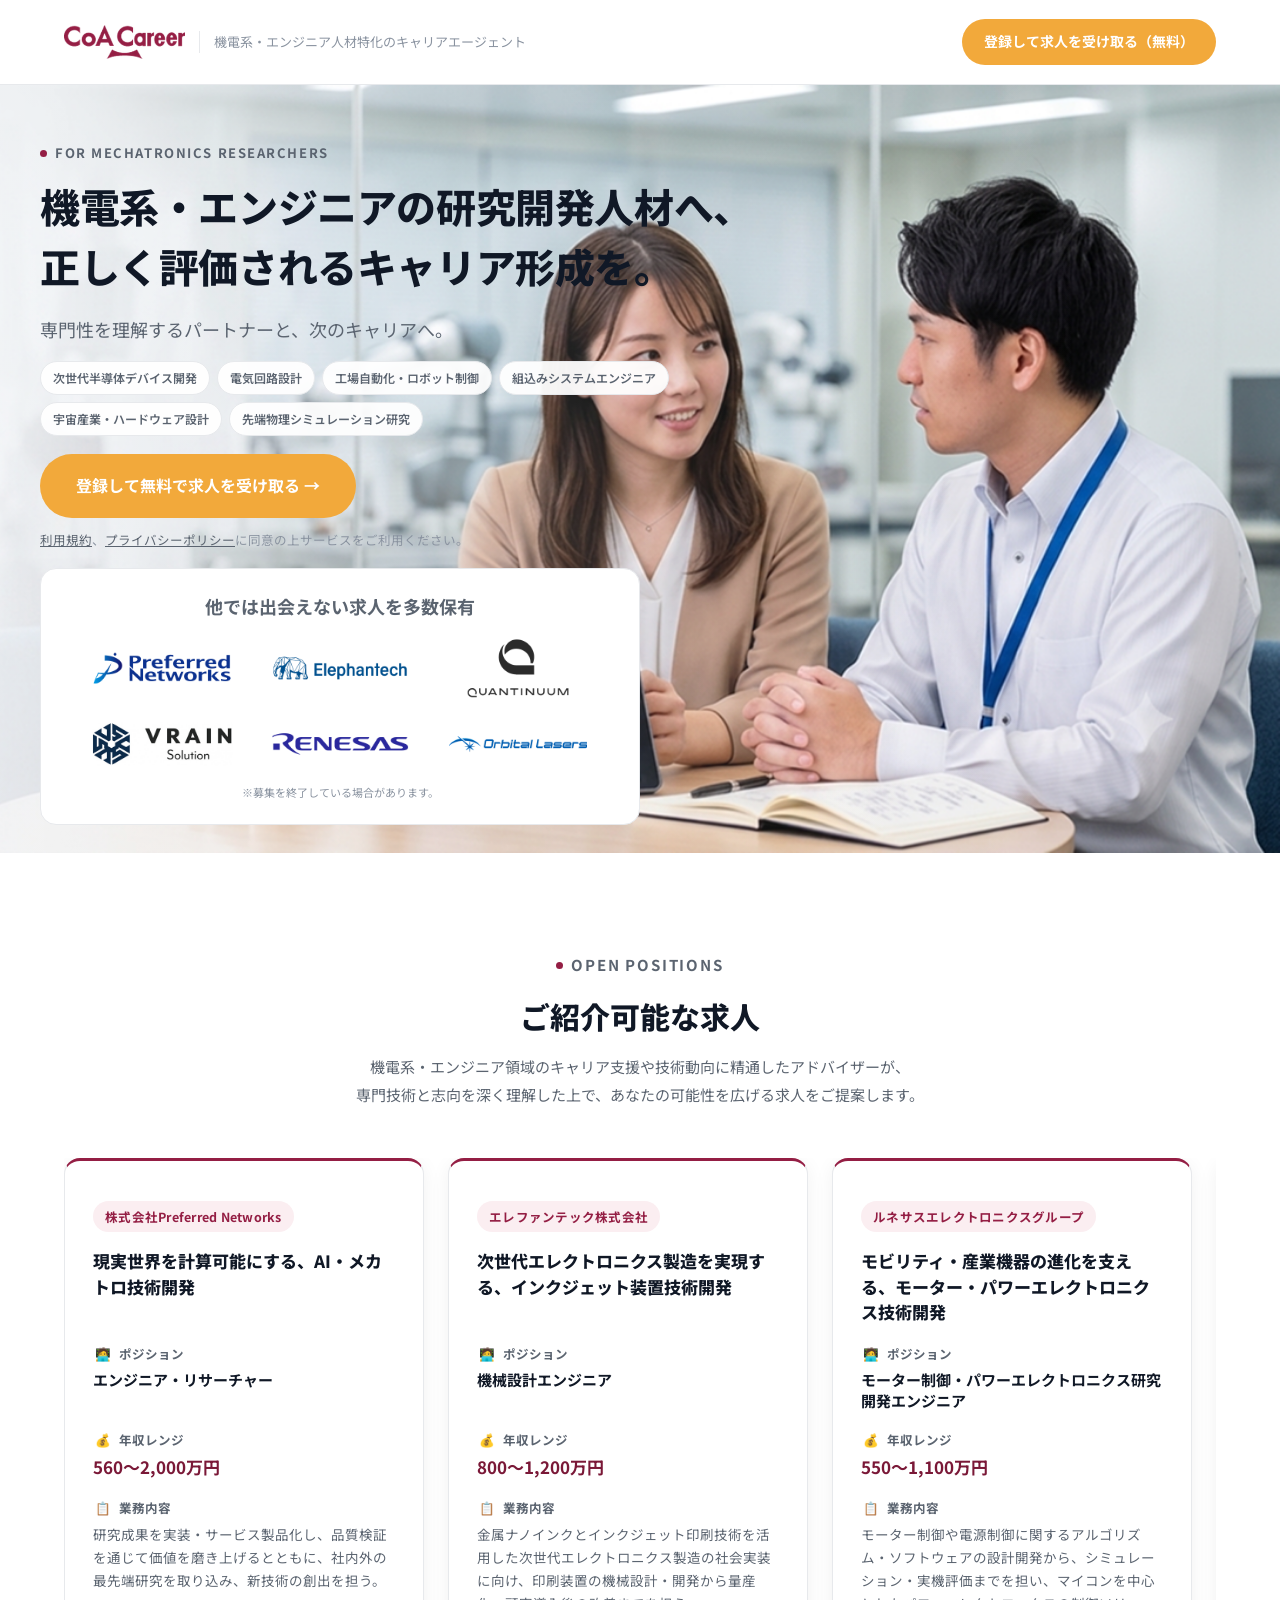
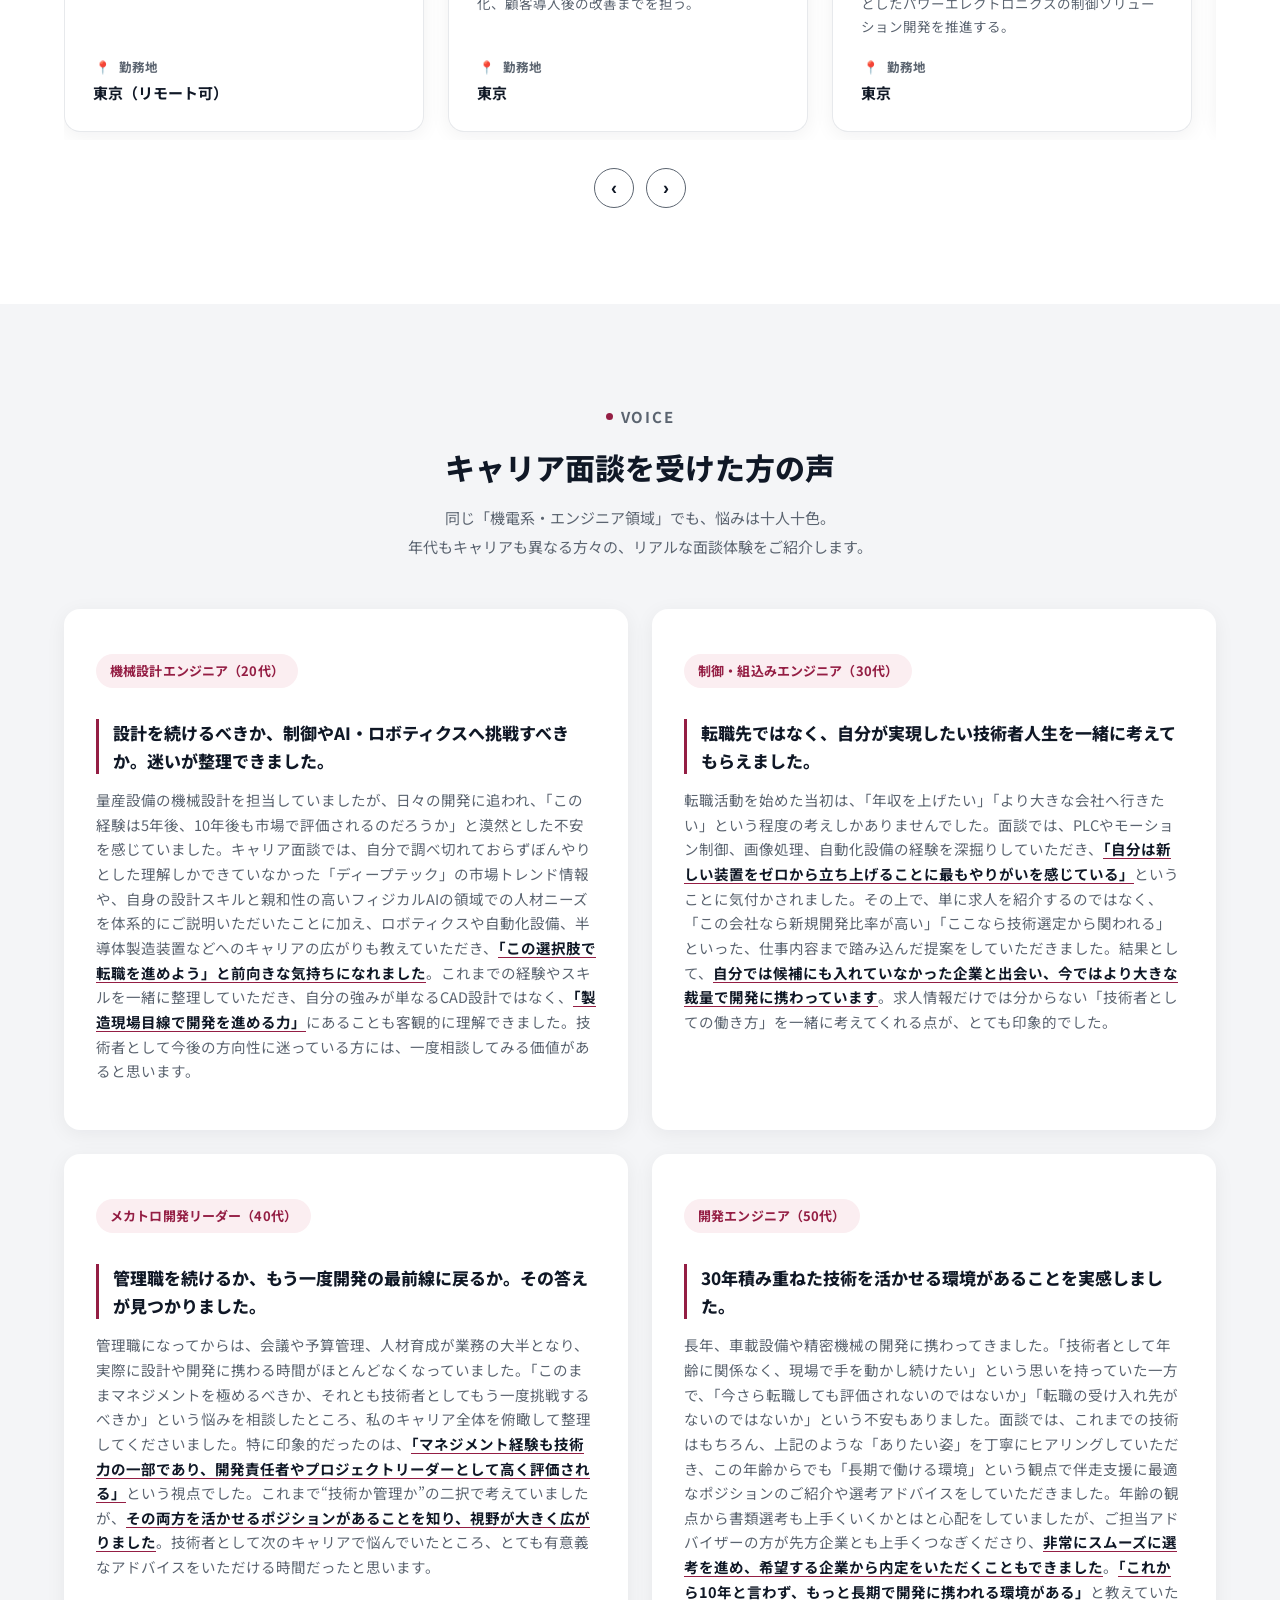
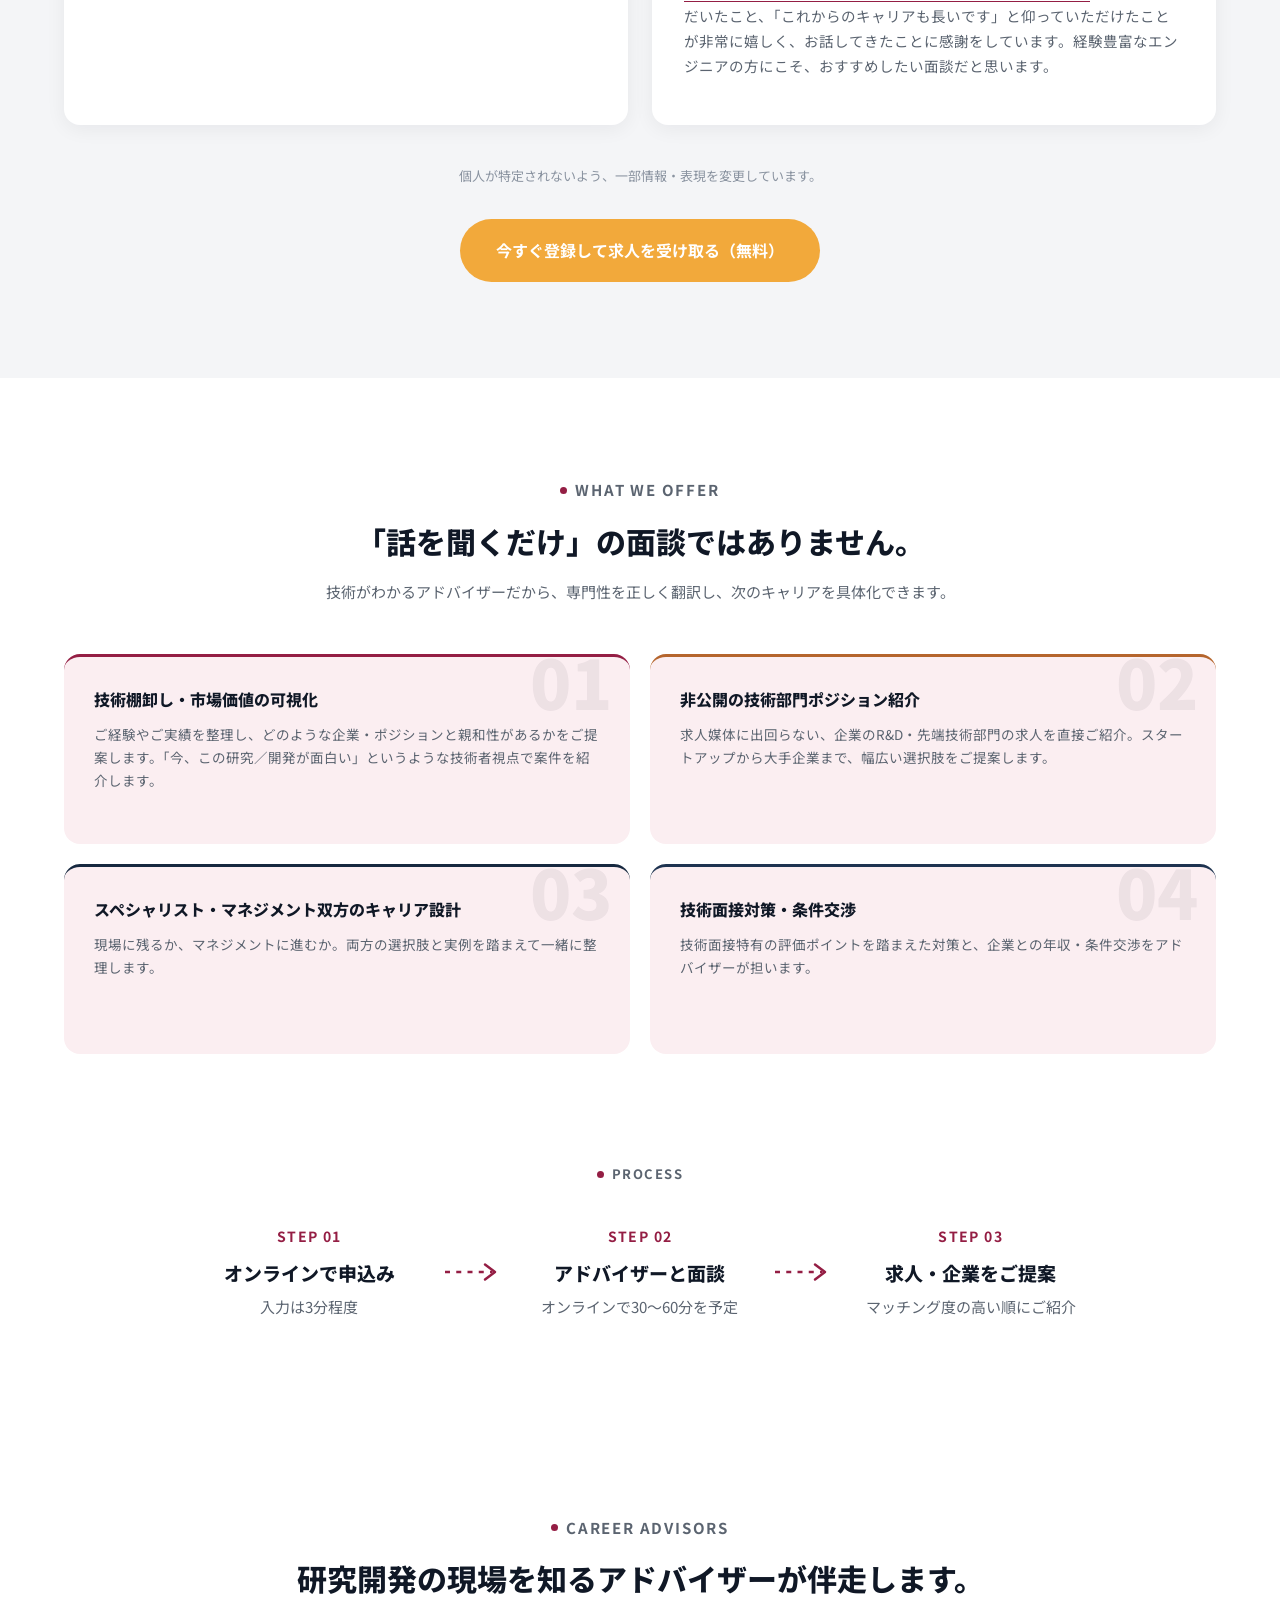
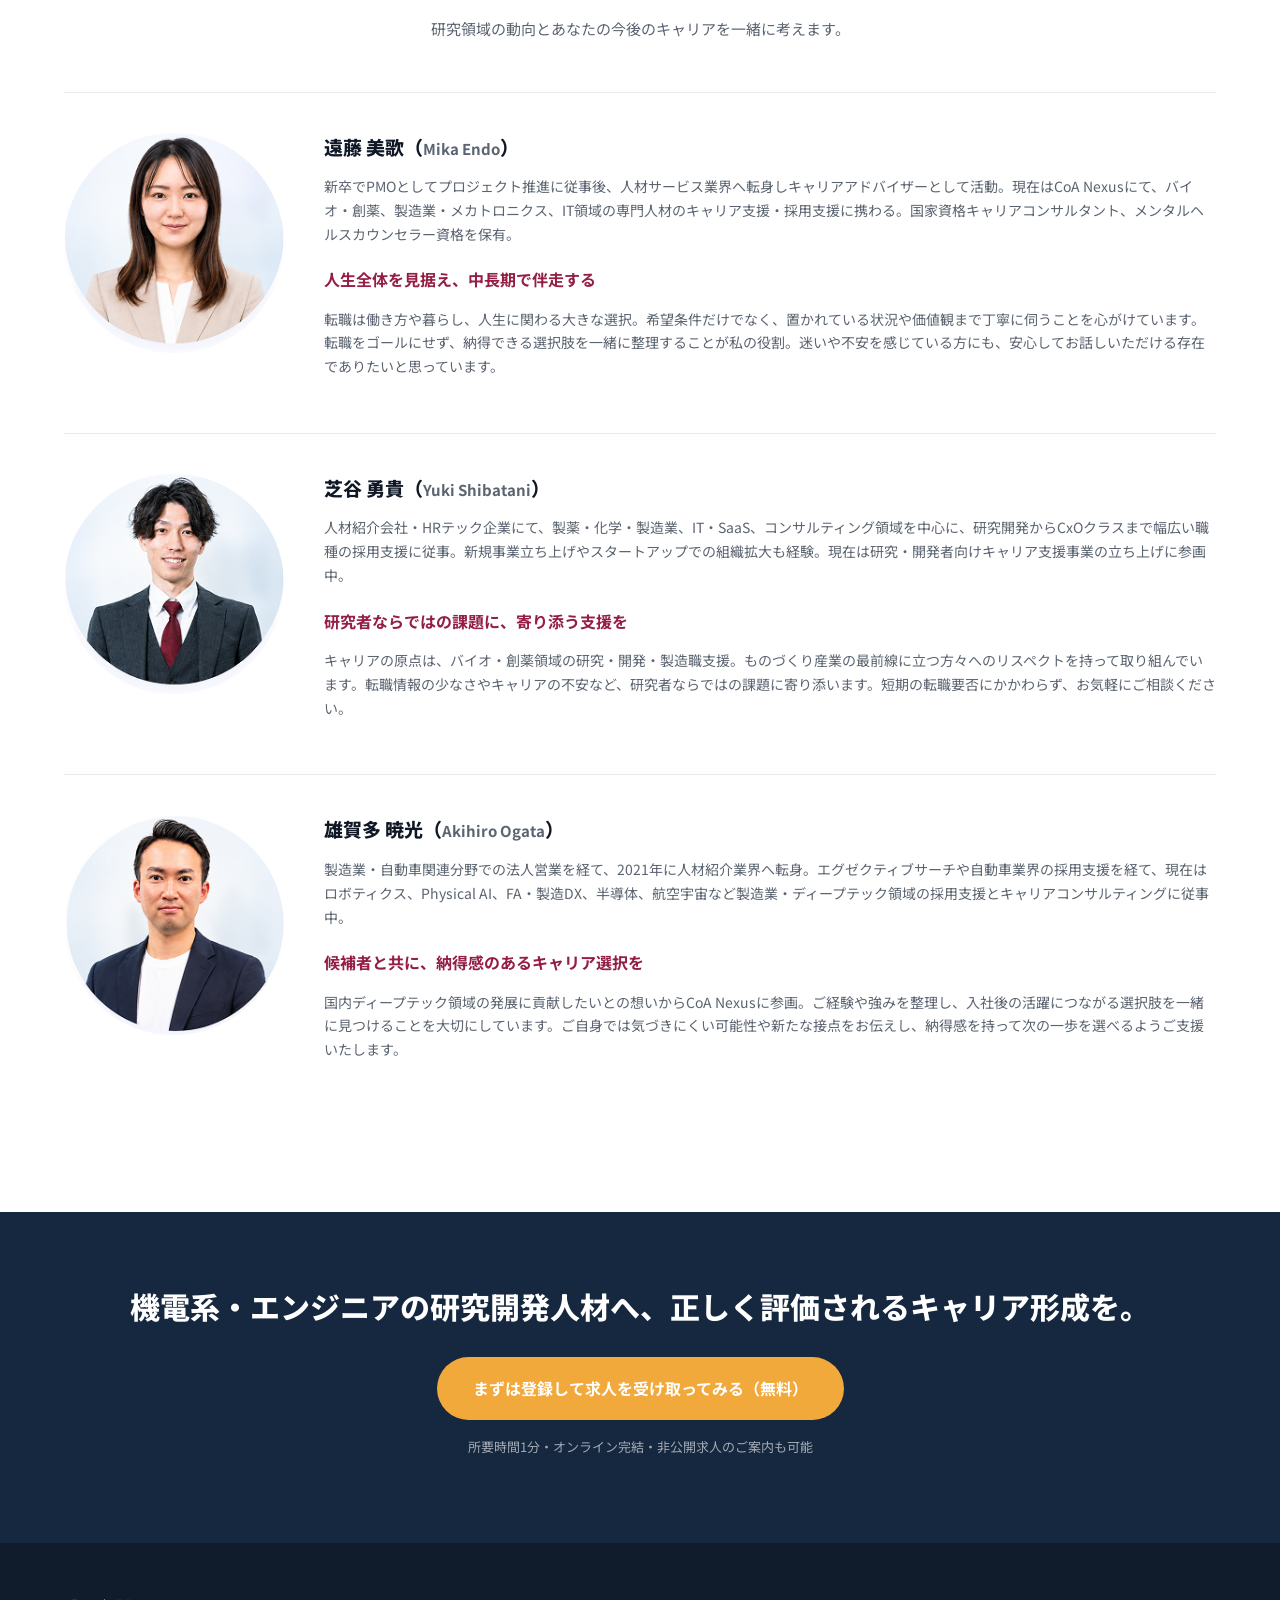
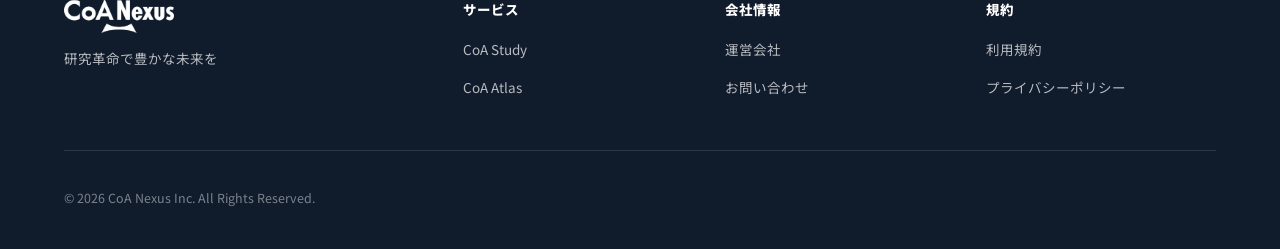
<file: index.html>
<!DOCTYPE html>
<html lang="ja">
<head>
<meta charset="UTF-8">
<meta name="viewport" content="width=device-width, initial-scale=1.0">
<title>CoA Career｜機電系・エンジニア人材特化のキャリアエージェント</title>
<meta name="description" content="機電系・エンジニアの研究開発人材へ、正しく評価されるキャリア形成を。専門性を理解するパートナーと、次のキャリアへ。">
<!-- OGP -->
<meta property="og:type" content="website">
<meta property="og:title" content="CoA Career｜機電系・エンジニア人材特化のキャリアエージェント">
<meta property="og:description" content="機電系・エンジニアの研究開発人材へ、正しく評価されるキャリア形成を。専門性を理解するパートナーと、次のキャリアへ。">
<meta property="og:url" content="https://coa-career.coastudy.workers.dev/">
<meta property="og:image" content="https://coa-career.coastudy.workers.dev/assets/images/ogp.png">
<meta property="og:site_name" content="CoA Career">
<meta property="og:locale" content="ja_JP">
<meta name="twitter:card" content="summary_large_image">
<link rel="icon" href="data:,">
<link rel="stylesheet" href="css/style.css">
<!-- Google Tag Manager -->
<script>(function(w,d,s,l,i){w[l]=w[l]||[];w[l].push({'gtm.start': new Date().getTime(),event:'gtm.js'});var f=d.getElementsByTagName(s)[0], j=d.createElement(s),dl=l!='dataLayer'?'&l='+l:'';j.async=true;j.src= 'https://www.googletagmanager.com/gtm.js?id='+i+dl;f.parentNode.insertBefore(j,f); })(window,document,'script','dataLayer','GTM-PHVKW5G4');</script>
<!-- End Google Tag Manager -->
</head>
<body>
<!-- Google Tag Manager (noscript) -->
<noscript><iframe src="https://www.googletagmanager.com/ns.html?id=GTM-PHVKW5G4" height="0" width="0" style="display:none;visibility:hidden"></iframe></noscript>
<!-- End Google Tag Manager (noscript) -->
<a class="skip-link" href="#main">本文へスキップ</a>
<!-- ============================== HEADER ============================== -->
<header class="site-header">
  <div class="container">
    <a class="brand" href="#top" aria-label="CoA Career トップへ">
      <img src="assets/images/coa-career-logo.png" alt="CoA Career" class="brand-logo-img">
      <span class="brand-tagline">機電系・エンジニア人材特化のキャリアエージェント</span>
    </a>
    <a class="btn btn-primary btn-primary--sm" href="form.html">登録して求人を受け取る（無料）</a>
  </div>
</header>
<main id="main">
  <!-- ============================== HERO ============================== -->
  <section class="hero" id="top">
    <div class="hero-frame">
      <div class="hero-bg" aria-hidden="true">
        <img src="assets/images/hero-photo.png" alt="">
      </div>
      <div class="container hero-inner">
        <div class="hero-copy">
          <p class="eyebrow">FOR MECHATRONICS RESEARCHERS</p>
          <h1>機電系・エンジニアの研究開発人材へ、<br>正しく評価されるキャリア形成を。</h1>
          <p class="lede">専門性を理解するパートナーと、次のキャリアへ。</p>
          <div class="hero-mobile-media">
            <!-- REPLACE: hero photo of advisor & candidate consultation, min 1200x900px -->
            <img src="assets/images/top-mobile.jpg" alt="キャリアアドバイザーと候補者が面談している様子">
          </div>
          <ul class="hero-tags">
            <li>次世代半導体デバイス開発</li>
            <li>電気回路設計</li>
            <li>工場自動化・ロボット制御</li>
            <li>組込みシステムエンジニア</li>
            <li>宇宙産業・ハードウェア設計</li>
            <li>先端物理シミュレーション研究</li>
          </ul>
          <a class="btn btn-primary btn-primary--lg" href="form.html">登録して無料で求人を受け取る →</a>
          <p class="hero-disclaimer">
            <a href="https://coanexus.notion.site/CoA-Atlas-Term-of-use-2e3ff5fbba778032b6f7fdac0cae8392" target="_blank" rel="noopener">利用規約</a>、<a href="https://coanexus.notion.site/CoA-Atlas-Privacy-Policy-2e3ff5fbba7780a3a47cd256a6d92a51" target="_blank" rel="noopener">プライバシーポリシー</a>に同意の上サービスをご利用ください。
          </p>
          <div class="hero-partners">
            <p class="hero-partners-label">他では出会えない求人を多数保有</p>
            <div class="hero-partners-row">
              <!-- REPLACE: each with the partner's official logo file (see README) -->
              <span class="partner-logo"><img src="assets/images/logos/preferred-networks.png" alt="Preferred Networks"></span>
              <span class="partner-logo"><img src="assets/images/logos/elephantech.png" alt="Elephantech"></span>
              <span class="partner-logo"><img src="assets/images/logos/quantinuum.png" alt="QUANTINUUM"></span>
              <span class="partner-logo"><img src="assets/images/logos/vrain-solution.png" alt="VRAIN Solution"></span>
              <span class="partner-logo"><img src="assets/images/logos/renesas.png" alt="RENESAS"></span>
              <span class="partner-logo"><img src="assets/images/logos/orbital-lasers.png" alt="Orbital Lasers"></span>
            </div>
            <p class="hero-partners-note">※募集を終了している場合があります。</p>
          </div>
        </div>
      </div>
    </div>
  </section>
  <!-- ========================== OPEN POSITIONS ========================== -->
  <section class="positions" id="positions">
    <div class="container">
      <div class="section-head">
        <p class="eyebrow eyebrow--center">OPEN POSITIONS</p>
        <h2>ご紹介可能な求人</h2>
        <p>機電系・エンジニア領域のキャリア支援や技術動向に精通した<br class="mobile-break">アドバイザーが、<br class="desktop-break">専門技術と志向を深く理解した上で、<br class="mobile-break">あなたの可能性を広げる求人をご提案します。</p>
      </div>
      <div class="positions-scroller">
        <div class="positions-track" id="positionsTrack" tabindex="0" aria-label="求人一覧（横スクロール）">
          <a class="job-card" href="form.html" data-job="Preferred Networks">
            <p class="company">株式会社Preferred Networks</p>
            <h3>現実世界を計算可能にする、AI・メカトロ技術開発</h3>
            <dl>
              <div class="field"><dt><span class="field-icon">🧑‍💻</span>ポジション</dt><dd>エンジニア・リサーチャー</dd></div>
              <div class="field"><dt><span class="field-icon">💰</span>年収レンジ</dt><dd>560〜2,000万円</dd></div>
              <div class="field field--desc"><dt><span class="field-icon">📋</span>業務内容</dt><dd>研究成果を実装・サービス製品化し、品質検証を通じて価値を磨き上げるとともに、社内外の最先端研究を取り込み、新技術の創出を担う。</dd></div>
              <div class="field"><dt><span class="field-icon">📍</span>勤務地</dt><dd>東京（リモート可）</dd></div>
            </dl>
          </a>
          <a class="job-card" href="form.html" data-job="Elephantech">
            <p class="company">エレファンテック株式会社</p>
            <h3>次世代エレクトロニクス製造を実現する、インクジェット装置技術開発</h3>
            <dl>
              <div class="field"><dt><span class="field-icon">🧑‍💻</span>ポジション</dt><dd>機械設計エンジニア</dd></div>
              <div class="field"><dt><span class="field-icon">💰</span>年収レンジ</dt><dd>800〜1,200万円</dd></div>
              <div class="field field--desc"><dt><span class="field-icon">📋</span>業務内容</dt><dd>金属ナノインクとインクジェット印刷技術を活用した次世代エレクトロニクス製造の社会実装に向け、印刷装置の機械設計・開発から量産化、顧客導入後の改善までを担う。</dd></div>
              <div class="field"><dt><span class="field-icon">📍</span>勤務地</dt><dd>東京</dd></div>
            </dl>
          </a>
          <a class="job-card" href="form.html" data-job="Renesas">
            <p class="company">ルネサスエレクトロニクスグループ</p>
            <h3>モビリティ・産業機器の進化を支える、モーター・パワーエレクトロニクス技術開発</h3>
            <dl>
              <div class="field"><dt><span class="field-icon">🧑‍💻</span>ポジション</dt><dd>モーター制御・パワーエレクトロニクス研究開発エンジニア</dd></div>
              <div class="field"><dt><span class="field-icon">💰</span>年収レンジ</dt><dd>550〜1,100万円</dd></div>
              <div class="field field--desc"><dt><span class="field-icon">📋</span>業務内容</dt><dd>モーター制御や電源制御に関するアルゴリズム・ソフトウェアの設計開発から、シミュレーション・実機評価までを担い、マイコンを中心としたパワーエレクトロニクスの制御ソリューション開発を推進する。</dd></div>
              <div class="field"><dt><span class="field-icon">📍</span>勤務地</dt><dd>東京</dd></div>
            </dl>
          </a>
          <a class="job-card" href="form.html" data-job="VRAIN Solution">
            <p class="company">株式会社VRAIN Solution</p>
            <h3>製造現場の自動化を実現する、AI・FA技術開発</h3>
            <dl>
              <div class="field"><dt><span class="field-icon">🧑‍💻</span>ポジション</dt><dd>機械設計エンジニア</dd></div>
              <div class="field"><dt><span class="field-icon">💰</span>年収レンジ</dt><dd>500〜800万円</dd></div>
              <div class="field field--desc"><dt><span class="field-icon">📋</span>業務内容</dt><dd>AI・IoTを活用した製造現場の自動化に向け、検査・生産設備の構想設計から機械設計、開発、組立、現場立ち上げまでを担う。</dd></div>
              <div class="field"><dt><span class="field-icon">📍</span>勤務地</dt><dd>東京</dd></div>
            </dl>
          </a>
          <a class="job-card" href="form.html" data-job="OptQC">
            <p class="company">OptQC株式会社</p>
            <h3>光量子コンピュータの実用化を加速する、光学・ハードウェア技術開発</h3>
            <dl>
              <div class="field"><dt><span class="field-icon">🧑‍💻</span>ポジション</dt><dd>レーザー光源エンジニア</dd></div>
              <div class="field"><dt><span class="field-icon">💰</span>年収レンジ</dt><dd>1,000〜1,500万円</dd></div>
              <div class="field field--desc"><dt><span class="field-icon">📋</span>業務内容</dt><dd>光量子コンピュータの実用化に向け、光学システムや電子制御、機械設計・精密アセンブリなどのハードウェア開発から、システム統合・評価までを一貫して担う。</dd></div>
              <div class="field"><dt><span class="field-icon">📍</span>勤務地</dt><dd>東京（リモート可）</dd></div>
            </dl>
          </a>
          <a class="job-card" href="form.html" data-job="Orbital Lasers">
            <p class="company">株式会社Orbital Lasers</p>
            <h3>宇宙空間の高精度観測を実現する、衛星搭載FPGA技術開発</h3>
            <dl>
              <div class="field"><dt><span class="field-icon">🧑‍💻</span>ポジション</dt><dd>FPGAエンジニア</dd></div>
              <div class="field"><dt><span class="field-icon">💰</span>年収レンジ</dt><dd>500〜1,000万円</dd></div>
              <div class="field field--desc"><dt><span class="field-icon">📋</span>業務内容</dt><dd>人工衛星に搭載される電気システムについて、FPGAを中心としたデジタル回路の設計・実装・検証を担い、衛星システムの高信頼化を推進する。</dd></div>
              <div class="field"><dt><span class="field-icon">📍</span>勤務地</dt><dd>神奈川</dd></div>
            </dl>
          </a>
          <a class="job-card" href="form.html" data-job="Quantinuum">
            <p class="company">クオンティニュアム株式会社</p>
            <h3>量子コンピュータの実用化を支える、ハードウェア研究開発</h3>
            <dl>
              <div class="field"><dt><span class="field-icon">🧑‍💻</span>ポジション</dt><dd>ハードウェアリサーチャー</dd></div>
              <div class="field"><dt><span class="field-icon">💰</span>年収レンジ</dt><dd>700万円〜応相談</dd></div>
              <div class="field field--desc"><dt><span class="field-icon">📋</span>業務内容</dt><dd>イオントラップ型量子コンピュータの運用・保守・開発・アップグレードを担い、レーザーやイオン輸送などのサブシステムの開発・評価を通じて量子計算システムの高度化を推進する。</dd></div>
              <div class="field"><dt><span class="field-icon">📍</span>勤務地</dt><dd>埼玉</dd></div>
            </dl>
          </a>
          <a class="job-card" href="form.html" data-job="Omron">
            <p class="company">オムロン株式会社</p>
            <h3>次世代エネルギー社会を支える、パワーエレクトロニクス技術開発</h3>
            <dl>
              <div class="field"><dt><span class="field-icon">🧑‍💻</span>ポジション</dt><dd>制御・回路エンジニア</dd></div>
              <div class="field"><dt><span class="field-icon">💰</span>年収レンジ</dt><dd>500〜1,250万円</dd></div>
              <div class="field field--desc"><dt><span class="field-icon">📋</span>業務内容</dt><dd>パワーエレクトロニクスに関する先端技術の調査・技術開発から、制御アルゴリズムや制御実装、事業部門と連携したプロトモデル開発までを担う。</dd></div>
              <div class="field"><dt><span class="field-icon">📍</span>勤務地</dt><dd>京都</dd></div>
            </dl>
          </a>
          <a class="job-card" href="form.html" data-job="Fujikura">
            <p class="company">株式会社フジクラ</p>
            <h3>次世代ものづくりを実現する、生産設備・機械技術開発</h3>
            <dl>
              <div class="field"><dt><span class="field-icon">🧑‍💻</span>ポジション</dt><dd>生産設備・機械設計エンジニア</dd></div>
              <div class="field"><dt><span class="field-icon">💰</span>年収レンジ</dt><dd>600〜1,000万円</dd></div>
              <div class="field field--desc"><dt><span class="field-icon">📋</span>業務内容</dt><dd>成長事業を支える生産設備の開発や将来に向けた設備要素技術の開発を担い、機構設計から設備製作・据付・試運転、稼働後の改善まで一貫して推進する。</dd></div>
              <div class="field"><dt><span class="field-icon">📍</span>勤務地</dt><dd>千葉</dd></div>
            </dl>
          </a>
          <a class="job-card" href="form.html" data-job="Sun Metalon">
            <p class="company">Sun Metalon Inc.</p>
            <h3>金属資源循環を再構築する、産業用装置の電気・制御技術開発</h3>
            <dl>
              <div class="field"><dt><span class="field-icon">🧑‍💻</span>ポジション</dt><dd>産業用装置 電気設計リーダー / マネージャー</dd></div>
              <div class="field"><dt><span class="field-icon">💰</span>年収レンジ</dt><dd>800〜1,700万円</dd></div>
              <div class="field field--desc"><dt><span class="field-icon">📋</span>業務内容</dt><dd>金属リサイクル装置の量産・グローバル展開に向け、電気設計要件の定義、制御盤・電装システム・制御基板の設計、安全規格対応、量産立ち上げまでをリードする。</dd></div>
              <div class="field"><dt><span class="field-icon">📍</span>勤務地</dt><dd>神奈川</dd></div>
            </dl>
          </a>
        </div>
        <div class="scroller-nav">
          <button class="scroller-btn" id="scrollPrev" type="button" aria-label="前の求人を見る">‹</button>
          <button class="scroller-btn" id="scrollNext" type="button" aria-label="次の求人を見る">›</button>
        </div>
      </div>
    </div>
  </section>
  <!-- ============================== VOICE =============================== -->
  <section class="voice" id="voice">
    <div class="container">
      <div class="section-head">
        <p class="eyebrow eyebrow--center">VOICE</p>
        <h2>キャリア面談を受けた方の声</h2>
        <p>同じ「機電系・エンジニア領域」でも、悩みは十人十色。<br>年代もキャリアも異なる方々の、<br class="mobile-break">リアルな面談体験をご紹介します。</p>
      </div>
      <div class="voice-scroller">
        <div class="voice-grid" id="voiceTrack">
          <article class="voice-card">
            <div class="voice-head">
              <p class="voice-role">機械設計エンジニア（20代）</p>
            </div>
            <p class="voice-quote">設計を続けるべきか、制御やAI・ロボティクスへ挑戦すべきか。迷いが整理できました。</p>
            <p class="voice-body">量産設備の機械設計を担当していましたが、日々の開発に追われ、「この経験は5年後、10年後も市場で評価されるのだろうか」と漠然とした不安を感じていました。キャリア面談では、自分で調べ切れておらずぼんやりとした理解しかできていなかった「ディープテック」の市場トレンド情報や、自身の設計スキルと親和性の高いフィジカルAIの領域での人材ニーズを体系的にご説明いただいたことに加え、ロボティクスや自動化設備、半導体製造装置などへのキャリアの広がりも教えていただき、<strong>「この選択肢で転職を進めよう」と前向きな気持ちになれました</strong>。これまでの経験やスキルを一緒に整理していただき、自分の強みが単なるCAD設計ではなく、<strong>「製造現場目線で開発を進める力」</strong>にあることも客観的に理解できました。技術者として今後の方向性に迷っている方には、一度相談してみる価値があると思います。</p>
            <button class="voice-readmore" type="button">続きを読む</button>
          </article>
          <article class="voice-card">
            <div class="voice-head">
              <p class="voice-role">制御・組込みエンジニア（30代）</p>
            </div>
            <p class="voice-quote">転職先ではなく、自分が実現したい技術者人生を一緒に考えてもらえました。</p>
            <p class="voice-body">転職活動を始めた当初は、「年収を上げたい」「より大きな会社へ行きたい」という程度の考えしかありませんでした。面談では、PLCやモーション制御、画像処理、自動化設備の経験を深掘りしていただき、<strong>「自分は新しい装置をゼロから立ち上げることに最もやりがいを感じている」</strong>ということに気付かされました。その上で、単に求人を紹介するのではなく、「この会社なら新規開発比率が高い」「ここなら技術選定から関われる」といった、仕事内容まで踏み込んだ提案をしていただきました。結果として、<strong>自分では候補にも入れていなかった企業と出会い、今ではより大きな裁量で開発に携わっています</strong>。求人情報だけでは分からない「技術者としての働き方」を一緒に考えてくれる点が、とても印象的でした。</p>
            <button class="voice-readmore" type="button">続きを読む</button>
          </article>
          <article class="voice-card">
            <div class="voice-head">
              <p class="voice-role">メカトロ開発リーダー（40代）</p>
            </div>
            <p class="voice-quote">管理職を続けるか、もう一度開発の最前線に戻るか。その答えが見つかりました。</p>
            <p class="voice-body">管理職になってからは、会議や予算管理、人材育成が業務の大半となり、実際に設計や開発に携わる時間がほとんどなくなっていました。「このままマネジメントを極めるべきか、それとも技術者としてもう一度挑戦するべきか」という悩みを相談したところ、私のキャリア全体を俯瞰して整理してくださいました。特に印象的だったのは、<strong>「マネジメント経験も技術力の一部であり、開発責任者やプロジェクトリーダーとして高く評価される」</strong>という視点でした。これまで“技術か管理か”の二択で考えていましたが、<strong>その両方を活かせるポジションがあることを知り、視野が大きく広がりました</strong>。技術者として次のキャリアで悩んでいたところ、とても有意義なアドバイスをいただける時間だったと思います。</p>
            <button class="voice-readmore" type="button">続きを読む</button>
          </article>
          <article class="voice-card">
            <div class="voice-head">
              <p class="voice-role">開発エンジニア（50代）</p>
            </div>
            <p class="voice-quote">30年積み重ねた技術を活かせる環境があることを実感しました。</p>
            <p class="voice-body">長年、車載設備や精密機械の開発に携わってきました。「技術者として年齢に関係なく、現場で手を動かし続けたい」という思いを持っていた一方で、「今さら転職しても評価されないのではないか」「転職の受け入れ先がないのではないか」という不安もありました。面談では、これまでの技術はもちろん、上記のような「ありたい姿」を丁寧にヒアリングしていただき、この年齢からでも「長期で働ける環境」という観点で伴走支援に最適なポジションのご紹介や選考アドバイスをしていただきました。年齢の観点から書類選考も上手くいくかとはと心配をしていましたが、ご担当アドバイザーの方が先方企業とも上手くつなぎくださり、<strong>非常にスムーズに選考を進め、希望する企業から内定をいただくこともできました</strong>。<strong>「これから10年と言わず、もっと長期で開発に携われる環境がある」</strong>と教えていただいたこと、「これからのキャリアも長いです」と仰っていただけたことが非常に嬉しく、お話してきたことに感謝をしています。経験豊富なエンジニアの方にこそ、おすすめしたい面談だと思います。</p>
            <button class="voice-readmore" type="button">続きを読む</button>
          </article>
        </div>
        <div class="scroller-nav voice-nav">
          <button class="scroller-btn" id="voiceScrollPrev" type="button" aria-label="前の声を見る">‹</button>
          <button class="scroller-btn" id="voiceScrollNext" type="button" aria-label="次の声を見る">›</button>
        </div>
      </div>
      <p class="voice-footnote">個人が特定されないよう、一部情報・表現を変更しています。</p>
      <div class="voice-cta">
        <a class="btn btn-primary btn-primary--lg" href="form.html">今すぐ登録して求人を受け取る（無料）</a>
      </div>
    </div>
  </section>
  <!-- ============================ WHAT WE OFFER =========================== -->
  <section class="offer" id="offer">
    <div class="container">
      <div class="section-head">
        <p class="eyebrow eyebrow--center">WHAT WE OFFER</p>
        <h2>「話を聞くだけ」の面談ではありません。</h2>
        <p>技術がわかるアドバイザーだから、専門性を正しく翻訳し、<br class="mobile-break">次のキャリアを具体化できます。</p>
      </div>
      <div class="offer-grid">
        <div class="offer-card">
          <span class="offer-num" aria-hidden="true">01</span>
          <h3>技術棚卸し・市場価値の可視化</h3>
          <p>ご経験やご実績を整理し、どのような企業・ポジションと親和性があるかをご提案します。「今、この研究／開発が面白い」というような技術者視点で案件を紹介します。</p>
        </div>
        <div class="offer-card">
          <span class="offer-num" aria-hidden="true">02</span>
          <h3>非公開の技術部門ポジション紹介</h3>
          <p>求人媒体に出回らない、企業のR&D・先端技術部門の求人を直接ご紹介。スタートアップから大手企業まで、幅広い選択肢をご提案します。</p>
        </div>
        <div class="offer-card">
          <span class="offer-num" aria-hidden="true">03</span>
          <h3>スペシャリスト・マネジメント双方のキャリア設計</h3>
          <p>現場に残るか、マネジメントに進むか。両方の選択肢と実例を踏まえて一緒に整理します。</p>
        </div>
        <div class="offer-card">
          <span class="offer-num" aria-hidden="true">04</span>
          <h3>技術面接対策・条件交渉</h3>
          <p>技術面接特有の評価ポイントを踏まえた対策と、企業との年収・条件交渉をアドバイザーが担います。</p>
        </div>
      </div>
    </div>
  </section>
  <!-- ============================== PROCESS =============================== -->
  <section class="process" id="process">
    <div class="container">
      <p class="eyebrow eyebrow--center" style="justify-content:center; margin-bottom:40px;">PROCESS</p>
      <div class="process-row">
        <div class="process-step">
          <p class="step-label">STEP 01</p>
          <h3>オンラインで申込み</h3>
          <p>入力は3分程度</p>
        </div>
        <div class="process-arrow" aria-hidden="true"><svg viewBox="0 0 48 16" fill="none"><line x1="0" y1="8" x2="38" y2="8" stroke="currentColor" stroke-width="2" stroke-dasharray="4 5"/><path d="M32 2 L40 8 L32 14" stroke="currentColor" stroke-width="2" fill="none" stroke-linecap="round" stroke-linejoin="round"/></svg></div>
        <div class="process-step">
          <p class="step-label">STEP 02</p>
          <h3>アドバイザーと面談</h3>
          <p>オンラインで30〜60分を予定</p>
        </div>
        <div class="process-arrow" aria-hidden="true"><svg viewBox="0 0 48 16" fill="none"><line x1="0" y1="8" x2="38" y2="8" stroke="currentColor" stroke-width="2" stroke-dasharray="4 5"/><path d="M32 2 L40 8 L32 14" stroke="currentColor" stroke-width="2" fill="none" stroke-linecap="round" stroke-linejoin="round"/></svg></div>
        <div class="process-step">
          <p class="step-label">STEP 03</p>
          <h3>求人・企業をご提案</h3>
          <p>マッチング度の高い順にご紹介</p>
        </div>
      </div>
    </div>
  </section>
  <!-- ========================== CAREER ADVISORS =========================== -->
  <section class="advisors" id="advisors">
    <div class="container">
      <div class="section-head">
        <p class="eyebrow eyebrow--center">CAREER ADVISORS</p>
        <h2>研究開発の現場を知るアドバイザーが伴走します。</h2>
        <p>研究領域の動向とあなたの今後のキャリアを<br class="mobile-break">一緒に考えます。</p>
      </div>
      <div class="advisor">
        <div class="advisor-photo">
          <!-- REPLACE: headshot photo, square, min 440x440px -->
          <img src="assets/images/advisors/advisor-endo.png" alt="遠藤 美歌">
        </div>
        <div>
          <h3 class="advisor-name">遠藤 美歌（<span class="en">Mika Endo</span>）</h3>
          <p class="advisor-bio">新卒でPMOとしてプロジェクト推進に従事後、人材サービス業界へ転身しキャリアアドバイザーとして活動。現在はCoA Nexusにて、バイオ・創薬、製造業・メカトロニクス、IT領域の専門人材のキャリア支援・採用支援に携わる。国家資格キャリアコンサルタント、メンタルヘルスカウンセラー資格を保有。</p>
          <p class="advisor-quote">人生全体を見据え、中長期で伴走する</p>
          <p class="advisor-message">転職は働き方や暮らし、人生に関わる大きな選択。希望条件だけでなく、置かれている状況や価値観まで丁寧に伺うことを心がけています。転職をゴールにせず、納得できる選択肢を一緒に整理することが私の役割。迷いや不安を感じている方にも、安心してお話しいただける存在でありたいと思っています。</p>
        </div>
      </div>
      <div class="advisor">
        <div class="advisor-photo">
          <img src="assets/images/advisors/advisor-shibatani.png" alt="芝谷 勇貴">
        </div>
        <div>
          <h3 class="advisor-name">芝谷 勇貴（<span class="en">Yuki Shibatani</span>）</h3>
          <p class="advisor-bio">人材紹介会社・HRテック企業にて、製薬・化学・製造業、IT・SaaS、コンサルティング領域を中心に、研究開発からCxOクラスまで幅広い職種の採用支援に従事。新規事業立ち上げやスタートアップでの組織拡大も経験。現在は研究・開発者向けキャリア支援事業の立ち上げに参画中。</p>
          <p class="advisor-quote">研究者ならではの課題に、寄り添う支援を</p>
          <p class="advisor-message">キャリアの原点は、バイオ・創薬領域の研究・開発・製造職支援。ものづくり産業の最前線に立つ方々へのリスペクトを持って取り組んでいます。転職情報の少なさやキャリアの不安など、研究者ならではの課題に寄り添います。短期の転職要否にかかわらず、お気軽にご相談ください。</p>
        </div>
      </div>
      <div class="advisor">
        <div class="advisor-photo">
          <img src="assets/images/advisors/advisor-ogata.png" alt="雄賀多 暁光">
        </div>
        <div>
          <h3 class="advisor-name">雄賀多 暁光（<span class="en">Akihiro Ogata</span>）</h3>
          <p class="advisor-bio">製造業・自動車関連分野での法人営業を経て、2021年に人材紹介業界へ転身。エグゼクティブサーチや自動車業界の採用支援を経て、現在はロボティクス、Physical AI、FA・製造DX、半導体、航空宇宙など製造業・ディープテック領域の採用支援とキャリアコンサルティングに従事中。</p>
          <p class="advisor-quote">候補者と共に、納得感のあるキャリア選択を</p>
          <p class="advisor-message">国内ディープテック領域の発展に貢献したいとの想いからCoA Nexusに参画。ご経験や強みを整理し、入社後の活躍につながる選択肢を一緒に見つけることを大切にしています。ご自身では気づきにくい可能性や新たな接点をお伝えし、納得感を持って次の一歩を選べるようご支援いたします。</p>
        </div>
      </div>
    </div>
  </section>
  <!-- ============================== FINAL CTA ============================== -->
  <section class="final-cta" id="cta">
    <div class="container">
      <h2>機電系・エンジニアの研究開発人材へ、正しく評価されるキャリア形成を。</h2>
      <a class="btn btn-primary btn-primary--lg" href="form.html">まずは登録して求人を受け取ってみる（無料）</a>
      <p class="note">所要時間1分・オンライン完結・非公開求人のご案内も可能</p>
    </div>
  </section>
</main>
<!-- ============================== FOOTER ============================== -->
<footer class="site-footer">
  <div class="container">
    <div class="footer-grid">
      <div class="footer-brand">
        <img src="assets/images/coa-nexus-logo-white.png" alt="CoA Nexus" class="footer-logo">
        <p>研究革命で豊かな未来を</p>
      </div>
      <div class="footer-col">
        <h4>サービス</h4>
        <ul>
          <li><a href="https://coanexus.com/coastudy/" target="_blank" rel="noopener">CoA Study</a></li>
          <li><a href="https://atlas.coanexus.com/lp" target="_blank" rel="noopener">CoA Atlas</a></li>
        </ul>
      </div>
      <div class="footer-col">
        <h4>会社情報</h4>
        <ul>
          <li><a href="https://coanexus.com/#company" target="_blank" rel="noopener">運営会社</a></li>
          <li><a href="https://coanexus.com/#contact" target="_blank" rel="noopener">お問い合わせ</a></li>
        </ul>
      </div>
      <div class="footer-col">
        <h4>規約</h4>
        <ul>
          <li><a href="https://coanexus.notion.site/CoA-Atlas-Term-of-use-2e3ff5fbba778032b6f7fdac0cae8392" target="_blank" rel="noopener">利用規約</a></li>
          <li><a href="https://coanexus.notion.site/CoA-Atlas-Privacy-Policy-2e3ff5fbba7780a3a47cd256a6d92a51" target="_blank" rel="noopener">プライバシーポリシー</a></li>
        </ul>
      </div>
    </div>
    <div class="footer-bottom">
      <p>© 2026 CoA Nexus Inc. All Rights Reserved.</p>
    </div>
  </div>
</footer>
<script src="js/main.js"></script>
<script>
(function () {
  var track = document.getElementById('voiceTrack');
  var prevBtn = document.getElementById('voiceScrollPrev');
  var nextBtn = document.getElementById('voiceScrollNext');
  function slideAmount() {
    var card = track && track.querySelector('.voice-card');
    return card ? card.getBoundingClientRect().width + 14 : 320;
  }
  if (prevBtn && track) {
    prevBtn.addEventListener('click', function () {
      track.scrollBy({ left: -slideAmount(), behavior: 'smooth' });
    });
  }
  if (nextBtn && track) {
    nextBtn.addEventListener('click', function () {
      track.scrollBy({ left: slideAmount(), behavior: 'smooth' });
    });
  }
  document.querySelectorAll('.voice-readmore').forEach(function (btn) {
    btn.addEventListener('click', function () {
      var body = btn.previousElementSibling;
      if (!body) return;
      var expanded = body.classList.toggle('is-expanded');
      btn.textContent = expanded ? '閉じる' : '続きを読む';
    });
  });
})();
</script>
</body>
</html>
</file>
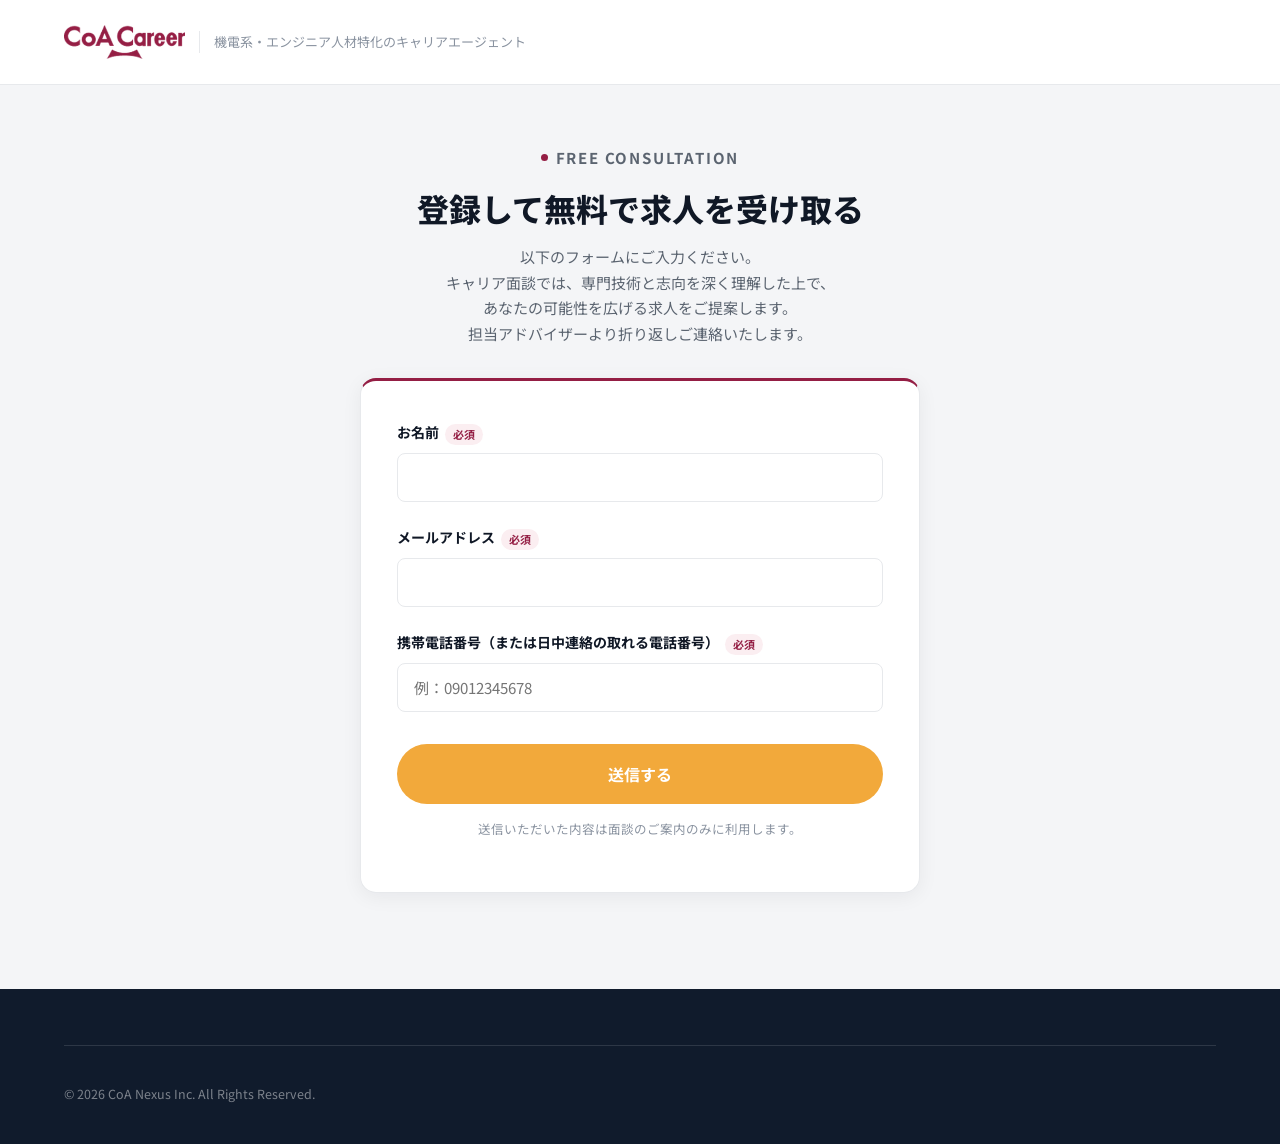
<file: form.html>
<!DOCTYPE html>
<html lang="ja">
<head>
<meta charset="UTF-8">
<meta name="viewport" content="width=device-width, initial-scale=1.0">
<title>登録して無料で求人を受け取る｜CoA Career</title>
<meta name="description" content="登録して無料で求人を受け取る、CoA Careerのお申し込みフォームです。">
<!-- OGP -->
<meta property="og:type" content="website">
<meta property="og:title" content="登録して無料で求人を受け取る｜CoA Career">
<meta property="og:description" content="登録して無料で求人を受け取る、CoA Careerのお申し込みフォームです。">
<meta property="og:url" content="https://coa-career.coastudy.workers.dev/form.html">
<meta property="og:image" content="https://coa-career.coastudy.workers.dev/assets/images/ogp.png">
<meta property="og:site_name" content="CoA Career">
<meta property="og:locale" content="ja_JP">
<meta name="twitter:card" content="summary_large_image">
<link rel="icon" href="data:,">
<link rel="stylesheet" href="css/style.css">
<!-- Google Tag Manager -->
<script>(function(w,d,s,l,i){w[l]=w[l]||[];w[l].push({'gtm.start': new Date().getTime(),event:'gtm.js'});var f=d.getElementsByTagName(s)[0], j=d.createElement(s),dl=l!='dataLayer'?'&l='+l:'';j.async=true;j.src= 'https://www.googletagmanager.com/gtm.js?id='+i+dl;f.parentNode.insertBefore(j,f); })(window,document,'script','dataLayer','GTM-PHVKW5G4');</script>
<!-- End Google Tag Manager -->
<style>
  .form-section { padding: 56px 0 96px; background: var(--color-bg-light); }
  .form-wrap { max-width: 560px; margin: 0 auto; }
  .form-intro { text-align: center; margin-bottom: 32px; }
  .form-intro .eyebrow { justify-content: center; margin-bottom: 14px; }
  .form-intro h1 { font-size: clamp(24px, 3vw, 32px); margin-bottom: 12px; }
  .form-intro p { color: var(--color-text-muted); font-size: 15px; margin: 0; }
  .form-card {
    background: #fff;
    border: 1px solid var(--color-border);
    border-top: 3px solid var(--color-primary);
    border-radius: var(--radius-md);
    box-shadow: var(--shadow-card);
    padding: 40px 36px;
  }
  .field-group { margin-bottom: 24px; }
  .field-group:last-of-type { margin-bottom: 0; }
  .field-group label {
    display: block;
    font-size: 14px;
    font-weight: 700;
    margin-bottom: 8px;
    line-height: 1.6;
  }
  .field-group label .required {
    display: inline-block;
    vertical-align: middle;
    margin-left: 6px;
    color: var(--color-maroon);
    background: var(--color-primary-soft);
    font-size: 11px;
    font-weight: 700;
    padding: 2px 8px;
    border-radius: var(--radius-pill);
  }
  .field-group input,
  .field-group select {
    width: 100%;
    padding: 13px 16px;
    font-size: 15px;
    font-family: var(--font-base);
    border: 1px solid var(--color-border);
    border-radius: var(--radius-sm);
    background: #fff;
    color: var(--color-text);
  }
  .field-group input:focus,
  .field-group select:focus {
    outline: none;
    border-color: var(--color-primary);
    box-shadow: 0 0 0 3px rgba(242, 169, 59, 0.25);
  }
  .field-group.has-error input,
  .field-group.has-error select {
    border-color: #D64545;
  }
  .field-error {
    display: none;
    color: #D64545;
    font-size: 12.5px;
    margin-top: 6px;
  }
  .field-group.has-error .field-error { display: block; }
  .form-submit { margin-top: 32px; text-align: center; }
  .form-submit .btn { width: 100%; justify-content: center; }
  .form-note { text-align: center; font-size: 12.5px; color: var(--color-text-faint); margin-top: 14px; }
  .form-alert {
    display: none;
    background: #FDECEC;
    color: #B23A3A;
    border: 1px solid #F3C6C6;
    border-radius: var(--radius-sm);
    padding: 12px 16px;
    font-size: 13.5px;
    margin-bottom: 24px;
  }
  .form-alert.is-visible { display: block; }
  .btn[disabled] { opacity: .6; cursor: not-allowed; }
  @media (max-width: 640px) {
    .form-card { padding: 28px 22px; }
    .form-section { padding: 32px 0 64px; }
  }
</style>
</head>
<body>
<!-- Google Tag Manager (noscript) -->
<noscript><iframe src="https://www.googletagmanager.com/ns.html?id=GTM-PHVKW5G4" height="0" width="0" style="display:none;visibility:hidden"></iframe></noscript>
<!-- End Google Tag Manager (noscript) -->
<a class="skip-link" href="#main">本文へスキップ</a>
<header class="site-header">
  <div class="container">
    <a class="brand" href="index.html" aria-label="CoA Career トップへ">
      <img src="assets/images/coa-career-logo.png" alt="CoA Career" class="brand-logo-img">
      <span class="brand-tagline">機電系・エンジニア人材特化のキャリアエージェント</span>
    </a>
  </div>
</header>
<main id="main">
  <section class="form-section">
    <div class="container">
      <div class="form-wrap">
        <div class="form-intro">
          <p class="eyebrow eyebrow--center">FREE CONSULTATION</p>
          <h1>登録して無料で求人を受け取る</h1>
          <p>以下のフォームにご入力ください。<br class="desktop-break">キャリア面談では、専門技術と志向を深く理解した上で、<br class="desktop-break">あなたの可能性を広げる求人をご提案します。<br class="desktop-break">担当アドバイザーより折り返しご連絡いたします。</p>
        </div>
        <div class="form-card">
          <div class="form-alert" id="formAlert">送信に失敗しました。時間をおいて再度お試しください。</div>
          <form id="entryForm" novalidate>
            <div class="field-group" data-field="name">
              <label for="name">お名前<span class="required">必須</span></label>
              <input type="text" id="name" name="name" autocomplete="name">
              <p class="field-error">お名前を入力してください。</p>
            </div>
            <div class="field-group" data-field="email">
              <label for="email">メールアドレス<span class="required">必須</span></label>
              <input type="email" id="email" name="email" autocomplete="email">
              <p class="field-error">正しいメールアドレスを入力してください。</p>
            </div>
            <div class="field-group" data-field="phone">
              <label for="phone">携帯電話番号（または日中連絡の取れる電話番号）<span class="required">必須</span></label>
              <input type="tel" id="phone" name="phone" autocomplete="tel" placeholder="例：09012345678">
              <p class="field-error">正しい電話番号を入力してください(ハイフンなしの数字のみ)。</p>
            </div>
            <div class="form-submit">
              <button type="submit" class="btn btn-primary btn-primary--lg" id="submitBtn">送信する</button>
              <p class="form-note">送信いただいた内容は面談のご案内のみに利用します。</p>
            </div>
          </form>
        </div>
      </div>
    </div>
  </section>
</main>
<footer class="site-footer">
  <div class="container">
    <div class="footer-bottom">
      <p>© 2026 CoA Nexus Inc. All Rights Reserved.</p>
    </div>
  </div>
</footer>
<script>
(function () {
  var form = document.getElementById('entryForm');
  var alertBox = document.getElementById('formAlert');
  var submitBtn = document.getElementById('submitBtn');
  var phonePattern = /^[0-9]{9,11}$/;
  var emailPattern = /^[^\s@]+@[^\s@]+\.[^\s@]+$/;
  function setError(fieldName, hasError) {
    var group = form.querySelector('[data-field="' + fieldName + '"]');
    group.classList.toggle('has-error', hasError);
  }
  function validate() {
    var ok = true;
    var name = form.name.value.trim();
    var email = form.email.value.trim();
    var phone = form.phone.value.trim().replace(/-/g, '');
    setError('name', !name); if (!name) ok = false;
    setError('email', !emailPattern.test(email)); if (!emailPattern.test(email)) ok = false;
    setError('phone', !phonePattern.test(phone)); if (!phonePattern.test(phone)) ok = false;
    return ok;
  }
  form.addEventListener('submit', function (e) {
    e.preventDefault();
    alertBox.classList.remove('is-visible');
    if (!validate()) {
      var firstError = form.querySelector('.has-error');
      if (firstError) firstError.scrollIntoView({ behavior: 'smooth', block: 'center' });
      return;
    }
    submitBtn.disabled = true;
    submitBtn.textContent = '送信中…';
    fetch('https://coa-career.coastudy.workers.dev/api/submit', {
      method: 'POST',
      headers: { 'Content-Type': 'application/json' },
      body: JSON.stringify({
        name: form.name.value.trim(),
        email: form.email.value.trim(),
        phone: form.phone.value.trim()
      })
    })
      .then(function (res) {
        if (!res.ok) throw new Error('failed');
        window.location.href = 'thanks.html';
      })
      .catch(function () {
        alertBox.classList.add('is-visible');
        submitBtn.disabled = false;
        submitBtn.textContent = '送信する';
      });
  });
})();
</script>
</body>
</html>
</file>
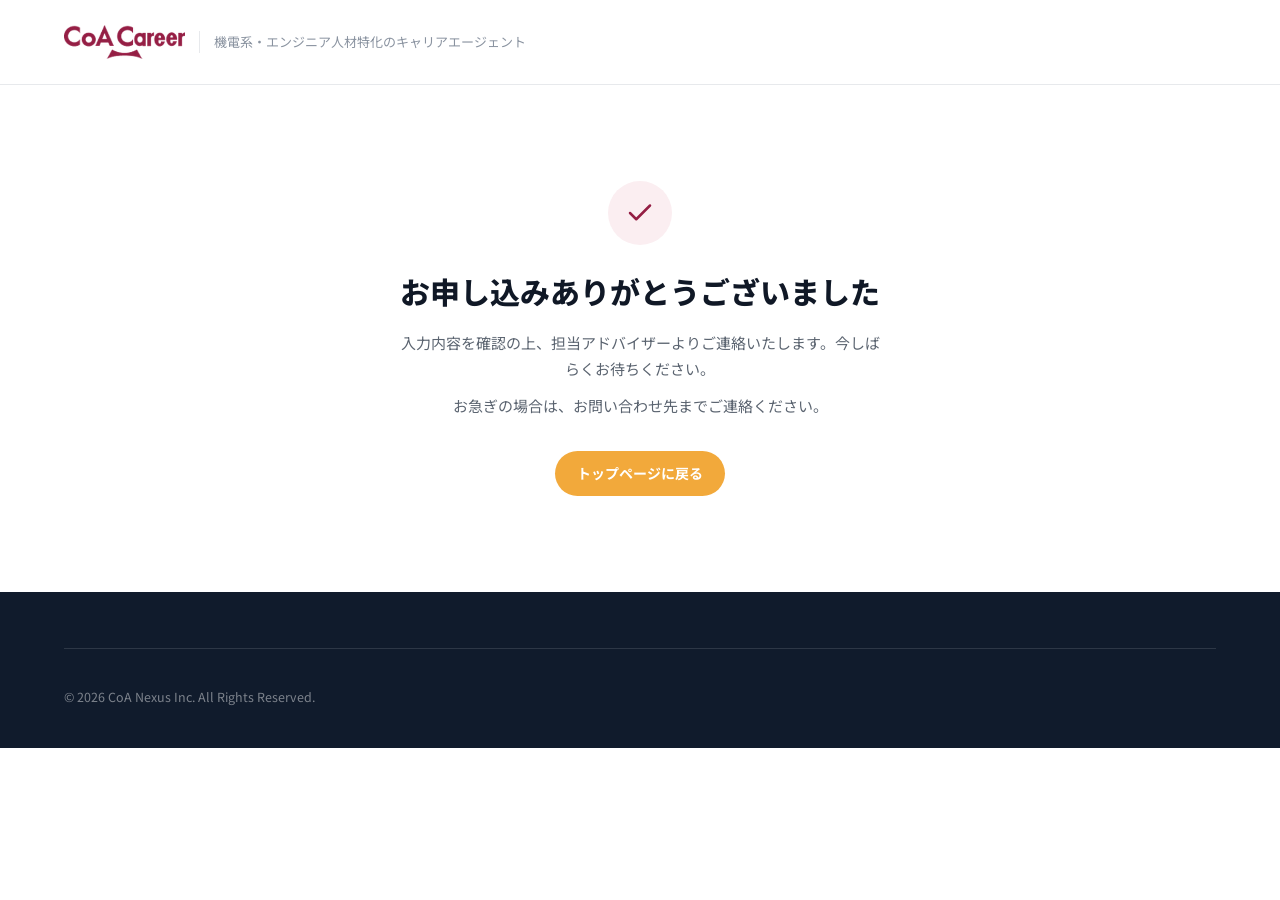
<file: thanks.html>
<!DOCTYPE html>
<html lang="ja">
<head>
<meta charset="UTF-8">
<meta name="viewport" content="width=device-width, initial-scale=1.0">
<title>お申し込みありがとうございました｜CoA Career</title>
<meta name="description" content="登録が完了しました。担当アドバイザーより求人をご案内いたします。">
<link rel="icon" href="data:,">
<link rel="stylesheet" href="css/style.css">
<style>
  .thanks-section { padding: 96px 0; text-align: center; }
  .thanks-icon {
    width: 64px;
    height: 64px;
    border-radius: 50%;
    background: var(--color-primary-soft);
    color: var(--color-primary);
    display: flex;
    align-items: center;
    justify-content: center;
    margin: 0 auto 24px;
  }
  .thanks-icon svg { width: 30px; height: 30px; }
  .thanks-section h1 { font-size: clamp(24px, 3vw, 30px); margin-bottom: 16px; }
  .thanks-section p { color: var(--color-text-muted); font-size: 15px; max-width: 480px; margin: 0 auto 12px; }
  .thanks-back { margin-top: 32px; }
</style>
</head>
<body>
<header class="site-header">
  <div class="container">
    <a class="brand" href="index.html" aria-label="CoA Career トップへ">
      <img src="assets/images/coa-career-logo.png" alt="CoA Career" class="brand-logo-img">
      <span class="brand-tagline">機電系・エンジニア人材特化のキャリアエージェント</span>
    </a>
  </div>
</header>
<main>
  <section class="thanks-section">
    <div class="container">
      <span class="thanks-icon" aria-hidden="true">
        <svg viewBox="0 0 24 24" fill="none" stroke="currentColor" stroke-width="2" stroke-linecap="round" stroke-linejoin="round"><path d="M20 6L9 17l-5-5"></path></svg>
      </span>
      <h1>お申し込みありがとうございました</h1>
      <p>入力内容を確認の上、担当アドバイザーよりご連絡いたします。今しばらくお待ちください。</p>
      <p>お急ぎの場合は、お問い合わせ先までご連絡ください。</p>
      <div class="thanks-back">
        <a class="btn btn-primary btn-primary--sm" href="index.html">トップページに戻る</a>
      </div>
    </div>
  </section>
</main>
<footer class="site-footer">
  <div class="container">
    <div class="footer-bottom">
      <p>© 2026 CoA Nexus Inc. All Rights Reserved.</p>
    </div>
  </div>
</footer>
</body>
</html>
</file>
<file: css/style.css>
/* ==========================================================================
   CoA Career LP — stylesheet
   ========================================================================== */

@import url('https://fonts.googleapis.com/css2?family=Noto+Sans+JP:wght@400;500;600;700;800;900&display=swap');

:root {
  --color-primary: #941E44;
  --color-primary-hover: #7A1837;
  --color-primary-soft: #FBEEF1;
  --color-cta: #F2A93B;
  --color-cta-hover: #E4972A;
  --color-accent: #B5652D;
  --color-maroon: #941E44;
  --color-navy: #16283F;
  --color-navy-soft: #1E3350;
  --color-text: #101826;
  --color-text-muted: #5B6470;
  --color-text-faint: #8A93A0;
  --color-bg: #FFFFFF;
  --color-bg-light: #F4F5F7;
  --color-border: #E7E9EC;

  --font-base: "Noto Sans JP", "Hiragino Kaku Gothic ProN", "Yu Gothic", sans-serif;

  --container: 1200px;
  --radius-sm: 8px;
  --radius-md: 16px;
  --radius-lg: 24px;
  --radius-pill: 999px;

  --shadow-card: 0 4px 20px rgba(16, 24, 38, 0.06);
  --shadow-card-hover: 0 12px 32px rgba(16, 24, 38, 0.1);
}

* { box-sizing: border-box; }

html { scroll-behavior: smooth; }

body {
  margin: 0;
  font-family: var(--font-base);
  color: var(--color-text);
  background: var(--color-bg);
  line-height: 1.7;
  -webkit-font-smoothing: antialiased;
}

img { max-width: 100%; display: block; }

a { color: inherit; text-decoration: none; }

ul { margin: 0; padding: 0; list-style: none; }

.container {
  width: 100%;
  max-width: var(--container);
  margin: 0 auto;
  padding: 0 24px;
}
@media (max-width: 480px) {
  .container { padding: 0 18px; }
}

section { position: relative; }

/* Skip link / focus visibility ------------------------------------------ */
.skip-link {
  position: absolute;
  left: -999px;
  top: 0;
  background: var(--color-navy);
  color: #fff;
  padding: 10px 16px;
  z-index: 999;
  border-radius: 0 0 8px 0;
}
.skip-link:focus { left: 0; }

a:focus-visible,
button:focus-visible,
input:focus-visible {
  outline: 3px solid var(--color-primary);
  outline-offset: 2px;
}

@media (prefers-reduced-motion: reduce) {
  html { scroll-behavior: auto; }
  * { animation-duration: 0.01ms !important; transition-duration: 0.01ms !important; }
}

/* Responsive line-break helpers -------------------------------------------- */
.mobile-break { display: none; }
.desktop-break { display: inline; }
@media (max-width: 900px) {
  .mobile-break { display: inline; }
  .desktop-break { display: none; }
}

/* Buttons ----------------------------------------------------------------- */
.btn {
  display: inline-flex;
  align-items: center;
  justify-content: center;
  gap: 8px;
  font-family: var(--font-base);
  font-weight: 700;
  font-size: 15px;
  border: none;
  border-radius: var(--radius-pill);
  cursor: pointer;
  transition: background-color .18s ease, transform .18s ease, box-shadow .18s ease;
  white-space: nowrap;
}
.btn-primary {
  background: var(--color-cta);
  color: #fff;
  padding: 16px 28px;
}
.btn-primary:hover { background: var(--color-cta-hover); transform: translateY(-1px); }
.btn-primary--sm { padding: 11px 22px; font-size: 14px; }
.btn-primary--lg { padding: 18px 36px; font-size: 16px; }
@media (max-width: 420px) {
  .btn-primary--lg { padding: 15px 24px; font-size: 14.5px; }
}

/* Eyebrow / section labels ------------------------------------------------ */
.eyebrow {
  display: inline-flex;
  align-items: center;
  gap: 8px;
  font-size: 13px;
  font-weight: 700;
  letter-spacing: .12em;
  color: var(--color-text-muted);
  text-transform: uppercase;
}
.eyebrow::before {
  content: "";
  width: 7px;
  height: 7px;
  border-radius: 50%;
  background: var(--color-primary);
  flex-shrink: 0;
}
.eyebrow--center { justify-content: center; }

.section-head { text-align: center; max-width: 700px; margin: 0 auto 48px; }
.section-head .eyebrow { margin-bottom: 14px; }
.section-head h2 { margin: 0 0 14px; text-wrap: balance; }
.section-head p { margin: 0; color: var(--color-text-muted); font-size: 15px; line-height: 1.9; }

h1, h2, h3, h4 { font-weight: 800; line-height: 1.5; margin: 0; color: var(--color-text); }
h2 { font-size: clamp(22px, 2.6vw, 30px); text-wrap: balance; }
h3 { font-size: 18px; }

/* ==========================================================================
   Header
   ========================================================================== */
.site-header {
  position: sticky;
  top: 0;
  z-index: 100;
  background: rgba(255,255,255,.95);
  backdrop-filter: blur(6px);
  border-bottom: 1px solid var(--color-border);
}
.site-header .container {
  display: flex;
  align-items: center;
  justify-content: space-between;
  height: 84px;
  gap: 12px;
}
.brand { display: flex; align-items: center; gap: 14px; min-width: 0; }
.brand-logo-img {
  height: 34px;
  width: auto;
  display: block;
}
.brand-tagline {
  font-size: 13px;
  color: var(--color-text-faint);
  border-left: 1px solid var(--color-border);
  padding-left: 14px;
  white-space: nowrap;
}
@media (max-width: 640px) {
  .brand-tagline { display: none; }
  .site-header .container { height: 60px; }
  .brand-logo-img { height: 26px; }
  .btn.btn-primary--sm { padding: 8px 13px; font-size: 12px; }
}
@media (max-width: 420px) {
  .site-header .container { height: 56px; }
  .brand-logo-img { height: 24px; }
  .btn.btn-primary--sm { padding: 7px 12px; font-size: 11.5px; }
}

/* ==========================================================================
   Hero
   ========================================================================== */
.hero {
  position: relative;
  overflow: hidden;
  background: #fff;
}
.hero-frame {
  position: relative;
  max-width: 1920px;
  margin: 0 auto;
  overflow: hidden;
}
.hero-bg {
  position: absolute;
  inset: 0;
  z-index: 0;
}
.hero-bg img {
  width: 100%;
  height: 100%;
  object-fit: cover;
  object-position: right center;
  display: block;
}
.hero-bg::after {
  content: "";
  position: absolute;
  inset: 0;
  background: linear-gradient(
    90deg,
    rgba(255, 255, 255, 0.32) 0%,
    rgba(255, 255, 255, 0.2) 26%,
    rgba(255, 255, 255, 0.1) 50%,
    rgba(255, 255, 255, 0.02) 72%,
    rgba(255, 255, 255, 0) 85%
  );
}
.hero-inner {
  position: relative;
  z-index: 1;
  display: flex;
  align-items: center;
  min-height: clamp(420px, 40vw, 600px);
  padding: 44px 0 28px;
}
.hero-copy { max-width: 730px; }
.hero-copy .eyebrow { margin-bottom: 12px; }
.hero-copy h1 {
  font-size: clamp(28px, 3.6vw, 40px);
  letter-spacing: -.01em;
  margin-bottom: 14px;
}
.hero-copy .lede {
  font-size: 18px;
  color: var(--color-text-muted);
  margin-bottom: 16px;
}
.hero-tags {
  display: flex;
  flex-wrap: wrap;
  gap: 7px;
  margin-bottom: 18px;
}
.hero-tags li {
  background: rgba(255,255,255,.94);
  border: 1px solid var(--color-border);
  color: var(--color-text-muted);
  font-size: 12px;
  font-weight: 600;
  padding: 6px 12px;
  border-radius: var(--radius-pill);
}
.hero-disclaimer {
  margin-top: 12px;
  font-size: 12.5px;
  color: var(--color-text-faint);
  line-height: 1.6;
}
.hero-disclaimer a { color: var(--color-text-muted); text-decoration: underline; }
.hero-disclaimer a:hover { color: var(--color-text); }

.hero-mobile-media { display: none; }

/* Partner logos (inside hero, first view) --------------------------------- */
.hero-partners {
  margin-top: 18px;
  padding: 22px 26px;
  background: #fff;
  border: 1px solid var(--color-border);
  border-radius: var(--radius-md);
  max-width: 600px;
  text-align: center;
}
.hero-partners-label {
  font-size: 18px;
  font-weight: 700;
  color: var(--color-text-muted);
  margin: 0 0 16px;
  text-align: center;
}
.hero-partners-row {
  display: flex;
  flex-wrap: wrap;
  align-items: center;
  justify-content: center;
  gap: 14px 24px;
  margin: 0 0 8px;
}
.partner-logo {
  display: flex;
  align-items: center;
  justify-content: center;
  width: 154px;
  height: 62px;
  flex-shrink: 0;
}
.partner-logo img {
  max-width: 100%;
  max-height: 100%;
  width: auto;
  height: auto;
  object-fit: contain;
  display: block;
}
@media (max-width: 640px) {
  .partner-logo { width: 110px; height: 42px; }
}
@media (max-width: 420px) {
  .partner-logo { width: 96px; height: 38px; }
}
.hero-partners-note {
  font-size: 11px;
  color: var(--color-text-faint);
  margin: 0;
  text-align: center;
}

@media (max-width: 900px) {
  .hero-bg { display: none; }
  .hero-inner {
    min-height: 0;
    display: block;
    padding: 4px 0 12px;
  }
  .hero-copy {
    max-width: none;
    display: flex;
    flex-direction: column;
    text-align: center;
    align-items: center;
  }
  .hero-copy .eyebrow { order: 1; margin-bottom: 3px; justify-content: center; align-self: center; font-size: 11px; }
  .hero-copy h1 { order: 2; margin-bottom: 3px; font-size: clamp(18px, 5vw, 25px); line-height: 1.3; align-self: center; }
  .hero-copy .lede { order: 3; margin-bottom: 0; font-size: 14px; align-self: center; }
  .hero-copy .hero-mobile-media { order: 4; margin: 10px 0; align-self: stretch; }
  .hero-copy .hero-tags { order: 5; margin-top: 0; margin-bottom: 10px; gap: 5px; justify-content: center; align-self: stretch; }
  .hero-copy .btn-primary--lg { order: 6; align-self: center; }
  .hero-copy .hero-disclaimer { order: 7; margin-top: 8px; margin-bottom: 0; font-size: 10.5px; align-self: center; }
  .hero-copy .hero-partners { order: 8; margin-top: 14px; align-self: stretch; }
  .hero-tags li { background: var(--color-bg-light); padding: 4px 9px; font-size: 10.5px; }
  .btn-primary--lg { padding: 14px 24px; }
  .hero-partners { max-width: none; background: #fff; border: 1px solid var(--color-border); margin-top: 16px; padding: 12px 14px; }
  .hero-mobile-media {
    display: block;
    overflow: hidden;
  }
  .hero-mobile-media img {
    width: 100%;
    height: 220px;
    object-fit: cover;
    object-position: 75% center;
    display: block;
  }
}

/* Open positions ----------------------------------------------------------- */

/* ==========================================================================
   Open positions
   ========================================================================== */
.positions { padding: 96px 0; }
.positions-scroller {
  position: relative;
}
.positions-track {
  display: grid;
  grid-auto-flow: column;
  grid-auto-columns: minmax(360px, 1fr);
  gap: 24px;
  overflow-x: auto;
  scroll-snap-type: x mandatory;
  padding-bottom: 8px;
  scrollbar-width: none;
}
.positions-track::-webkit-scrollbar { display: none; }

.job-card {
  display: block;
  scroll-snap-align: start;
  background: #fff;
  border: 1px solid var(--color-border);
  border-radius: var(--radius-md);
  border-top: 3px solid var(--color-primary);
  padding: 28px 28px;
  box-shadow: var(--shadow-card);
  cursor: pointer;
  transition: box-shadow .2s ease, transform .2s ease;
}
.job-card:hover { box-shadow: var(--shadow-card-hover); transform: translateY(-2px); }
.job-card .company {
  display: inline-flex;
  font-size: 12.5px;
  font-weight: 700;
  letter-spacing: .02em;
  color: var(--color-maroon);
  background: var(--color-primary-soft);
  padding: 5px 12px;
  border-radius: var(--radius-pill);
  margin-bottom: 16px;
  white-space: nowrap;
  max-width: 100%;
  overflow: hidden;
  text-overflow: ellipsis;
}
.job-card h3 {
  color: var(--color-text);
  font-size: 17px;
  line-height: 1.5;
  margin-bottom: 18px;
  min-height: 76.5px;
}
.job-card dl { margin: 0; }
.job-card .field { margin-bottom: 18px; }
.job-card .field:last-child { margin-bottom: 0; }
.job-card dt {
  display: flex;
  align-items: center;
  font-size: 12.5px;
  font-weight: 700;
  color: var(--color-text-muted);
  margin-bottom: 5px;
}
.field-icon {
  display: inline-flex;
  align-items: center;
  justify-content: center;
  width: 20px;
  margin-right: 6px;
  flex-shrink: 0;
}
.job-card dd {
  margin: 0;
  font-size: 15px;
  font-weight: 700;
  color: var(--color-text);
  line-height: 1.4;
}
.job-card .field--desc dd {
  font-weight: 400;
  font-size: 13.5px;
  color: var(--color-text-muted);
  line-height: 1.7;
  min-height: 8.5em;
}
.job-card dl > div:nth-child(1) dd {
  min-height: 2.8em;
}
.job-card dl > div:nth-child(2) dd {
  color: var(--color-primary-hover);
  font-size: 17px;
}

@media (max-width: 900px) {
  .positions { padding: 64px 0; }
  .positions-track {
    gap: 16px;
    margin: 0 -24px;
    padding: 0 24px 8px;
    scroll-padding-left: 24px;
  }
  .positions-track { grid-auto-columns: minmax(78%, 1fr); }
  .job-card h3 { min-height: 0; }
}
@media (max-width: 480px) {
  .positions-track { grid-auto-columns: minmax(84%, 1fr); margin: 0 -18px; padding: 0 18px 8px; scroll-padding-left: 18px; }
  .job-card { padding: 22px 20px; }
}

.scroller-nav {
  display: flex;
  justify-content: center;
  gap: 12px;
  margin-top: 28px;
}
.scroller-btn {
  width: 40px;
  height: 40px;
  border-radius: 50%;
  border: 1.5px solid var(--color-text-muted);
  background: #fff;
  color: var(--color-text);
  font-size: 18px;
  font-weight: 700;
  cursor: pointer;
  transition: background-color .18s ease, color .18s ease;
}
.scroller-btn:hover { background: var(--color-bg-light); color: var(--color-text); }

/* ==========================================================================
   Voice / testimonials
   ========================================================================== */
.voice { background: var(--color-bg-light); padding: 96px 0; }
.voice-grid {
  display: grid;
  grid-template-columns: 1fr 1fr;
  gap: 24px;
  margin-bottom: 40px;
}
.voice-card {
  background: #fff;
  border-radius: var(--radius-md);
  padding: 32px;
  box-shadow: var(--shadow-card);
}
.voice-head {
  margin-bottom: 18px;
}
.voice-role {
  display: inline-flex;
  align-items: center;
  font-weight: 700;
  font-size: 13px;
  letter-spacing: .01em;
  color: var(--color-maroon);
  background: var(--color-primary-soft);
  padding: 6px 14px;
  border-radius: var(--radius-pill);
}
.voice-quote {
  color: var(--color-text);
  font-weight: 800;
  font-size: 17px;
  line-height: 1.6;
  margin-bottom: 14px;
  padding-left: 14px;
  border-left: 3px solid var(--color-primary);
}
.voice-body { color: var(--color-text-muted); font-size: 14.5px; }
.voice-body strong {
  color: var(--color-text);
  font-weight: 700;
  text-decoration: underline;
  text-decoration-color: var(--color-primary);
  text-underline-offset: 3px;
}
.voice-footnote { text-align: center; font-size: 13px; color: var(--color-text-faint); margin-bottom: 32px; }
.voice-cta { text-align: center; }

.voice-readmore { display: none; }
.voice-nav { display: none; }

@media (max-width: 800px) {
  .voice-grid {
    display: grid;
    grid-template-columns: none;
    grid-auto-flow: column;
    grid-auto-columns: minmax(94%, 1fr);
    gap: 14px;
    overflow-x: auto;
    scroll-snap-type: x mandatory;
    margin: 0 -24px;
    padding: 0 24px 8px;
    scroll-padding-left: 24px;
    scrollbar-width: none;
  }
  .voice-grid::-webkit-scrollbar { display: none; }
  .voice-card { scroll-snap-align: start; padding: 20px; }
  .voice-head { margin-bottom: 12px; }
  .voice-quote { margin-bottom: 10px; font-size: 16px; }
  .voice-footnote { margin-bottom: 20px; }

  .voice-body {
    display: -webkit-box;
    -webkit-box-orient: vertical;
    -webkit-line-clamp: 4;
    overflow: hidden;
  }
  .voice-body.is-expanded {
    display: block;
    -webkit-line-clamp: unset;
    overflow: visible;
  }
  .voice-readmore {
    display: inline-flex;
    align-items: center;
    gap: 4px;
    margin-top: 10px;
    font-size: 12.5px;
    font-weight: 700;
    color: var(--color-accent);
    background: none;
    border: none;
    padding: 0;
    cursor: pointer;
    text-decoration: underline;
  }
  .voice-nav {
    display: flex;
    justify-content: center;
    gap: 12px;
    margin-top: 16px;
  }
}
@media (max-width: 480px) {
  .voice-grid { margin: 0 -18px; padding: 0 18px 8px; scroll-padding-left: 18px; }
}

/* ==========================================================================
   What we offer
   ========================================================================== */
.offer { padding: 96px 0; }
.offer-grid {
  display: grid;
  grid-template-columns: repeat(2, 1fr);
  gap: 20px;
}
.offer-card {
  position: relative;
  overflow: hidden;
  background: var(--color-primary-soft);
  border-radius: var(--radius-md);
  border-top: 3px solid var(--color-primary);
  padding: 30px 30px 26px;
  display: flex;
  flex-direction: column;
  justify-content: flex-start;
  gap: 12px;
  min-height: 190px;
}
.offer-card:nth-child(2) { border-top-color: var(--color-accent); }
.offer-card:nth-child(3) { border-top-color: var(--color-navy); }
.offer-card:nth-child(4) { border-top-color: var(--color-navy-soft); }
.offer-card .offer-num {
  position: absolute;
  top: -10px;
  right: 18px;
  font-size: 68px;
  font-weight: 900;
  line-height: 1;
  color: rgba(16, 24, 38, 0.06);
  pointer-events: none;
  user-select: none;
}
.offer-card h3 {
  position: relative;
  font-size: 16px;
  white-space: nowrap;
  margin: 0;
}
.offer-card p { position: relative; font-size: 13.5px; color: var(--color-text-muted); margin: 0; }

@media (max-width: 900px) {
  .offer-card h3 { font-size: 15px; }
}
@media (max-width: 600px) {
  .offer-grid { grid-template-columns: 1fr; gap: 14px; }
  .offer-card { min-height: 0; padding: 24px 22px 20px; }
  .offer-card .offer-num { font-size: 54px; }
  .offer-card h3 { font-size: 13px; }
}
@media (max-width: 360px) {
  .offer-card h3 { font-size: 12px; }
}

/* ==========================================================================
   Process
   ========================================================================== */
.process { padding: 0 0 96px; text-align: center; }
.process-row {
  display: grid;
  grid-template-columns: 1fr auto 1fr auto 1fr;
  align-items: center;
  gap: 16px;
  max-width: 900px;
  margin: 0 auto;
  text-align: center;
}
.process-step .step-label {
  font-size: 14px;
  font-weight: 700;
  letter-spacing: .1em;
  color: var(--color-primary);
  margin-bottom: 10px;
}
.process-step h3 { font-size: 19px; margin-bottom: 6px; }
.process-step p { font-size: 15px; color: var(--color-text-muted); margin: 0; }
.process-dots {
  width: 60px;
  border-top: 2px dotted var(--color-border);
  height: 0;
}
.process-arrow {
  width: 60px;
  color: var(--color-primary);
  flex-shrink: 0;
}
.process-arrow svg { width: 100%; height: auto; display: block; }
@media (max-width: 700px) {
  .process-row { grid-template-columns: 1fr; }
  .process-dots, .process-arrow { display: none; }
  .process-step { margin-bottom: 8px; }
}

/* ==========================================================================
   Career advisors
   ========================================================================== */
.advisors { padding: 96px 0; }
.advisor {
  display: grid;
  grid-template-columns: 220px 1fr;
  gap: 40px;
  align-items: flex-start;
  padding: 40px 0;
  border-top: 1px solid var(--color-border);
}
.advisor:first-of-type { border-top: none; }
.advisor-photo {
  width: 220px;
  height: 220px;
  border-radius: 50%;
  overflow: hidden;
  background: var(--color-bg-light);
}
.advisor-photo img { width: 100%; height: 100%; object-fit: cover; }
.advisor-name { font-size: 19px; margin-bottom: 12px; }
.advisor-name .en { font-family: "Noto Sans JP", sans-serif; font-weight: 700; color: var(--color-text-muted); font-size: 15px; }
.advisor-bio { font-size: 14px; color: var(--color-text-muted); margin-bottom: 20px; }
.advisor-quote { color: var(--color-maroon); font-weight: 700; font-size: 16px; margin-bottom: 10px; }
.advisor-message { font-size: 14px; color: var(--color-text-muted); }

@media (max-width: 700px) {
  .advisor {
    grid-template-columns: 1fr;
    text-align: center;
    padding: 24px 0;
    gap: 14px;
  }
  .advisor-photo { width: 180px; height: 180px; margin: 0 auto; }
  .advisor-name { font-size: 17px; margin-bottom: 8px; }
  .advisor-bio,
  .advisor-quote,
  .advisor-message { text-align: left; }
  .advisor-bio { margin-bottom: 14px; }
  .advisor-quote { margin-bottom: 6px; }
}

/* ==========================================================================
   Final CTA band
   ========================================================================== */
.final-cta {
  background: var(--color-navy);
  color: #fff;
  padding: 72px 0;
  text-align: center;
}
.final-cta h2 { color: #fff; margin-bottom: 28px; }
.final-cta .note {
  margin-top: 16px;
  font-size: 13px;
  color: rgba(255,255,255,.6);
}

/* ==========================================================================
   Footer
   ========================================================================== */
.site-footer {
  background: #101B2C;
  color: rgba(255,255,255,.7);
  padding: 56px 0 28px;
}
.footer-grid {
  display: grid;
  grid-template-columns: 1.6fr 1fr 1fr 1fr;
  gap: 32px;
  padding-bottom: 40px;
}
.footer-brand .wordmark {
  color: #fff;
  font-size: 20px;
  font-weight: 900;
  margin-bottom: 10px;
}
.footer-logo {
  height: 34px;
  width: auto;
  margin-bottom: 14px;
}
.footer-brand p { font-size: 13.5px; margin: 0; }
.footer-col h4 {
  color: #fff;
  font-size: 13.5px;
  margin-bottom: 16px;
}
.footer-col ul li { margin-bottom: 10px; }
.footer-col a { font-size: 13.5px; color: rgba(255,255,255,.7); }
.footer-col a:hover { color: #fff; }
.footer-bottom {
  border-top: 1px solid rgba(255,255,255,.12);
  padding-top: 24px;
  font-size: 12.5px;
  color: rgba(255,255,255,.45);
}

@media (max-width: 800px) {
  .footer-grid { grid-template-columns: 1fr 1fr; }
}
@media (max-width: 480px) {
  .footer-grid { grid-template-columns: 1fr; }
}

/* ==========================================================================
   Responsive helpers
   ========================================================================== */
@media (max-width: 900px) {
  .voice-grid,
  .offer-grid { gap: 14px; }
  .positions, .voice, .offer, .advisors { padding: 40px 0; }
  .process { padding-bottom: 40px; }
  .process .eyebrow--center { margin-bottom: 20px !important; }
  .final-cta { padding: 40px 0; }
  .section-head { margin: 0 auto 28px; }
  .section-head .eyebrow { margin-bottom: 8px; }
  .section-head h2 { margin-bottom: 8px; }
  .section-head p { font-size: 13px; }
  #voice .section-head p { font-size: 12px; }
}
@media (max-width: 480px) {
  .positions, .voice, .offer, .advisors { padding: 32px 0; }
  .process { padding-bottom: 28px; }
  .process .eyebrow--center { margin-bottom: 16px !important; }
  .final-cta { padding: 32px 0; }
  .section-head { margin-bottom: 22px; }
}
</file>
